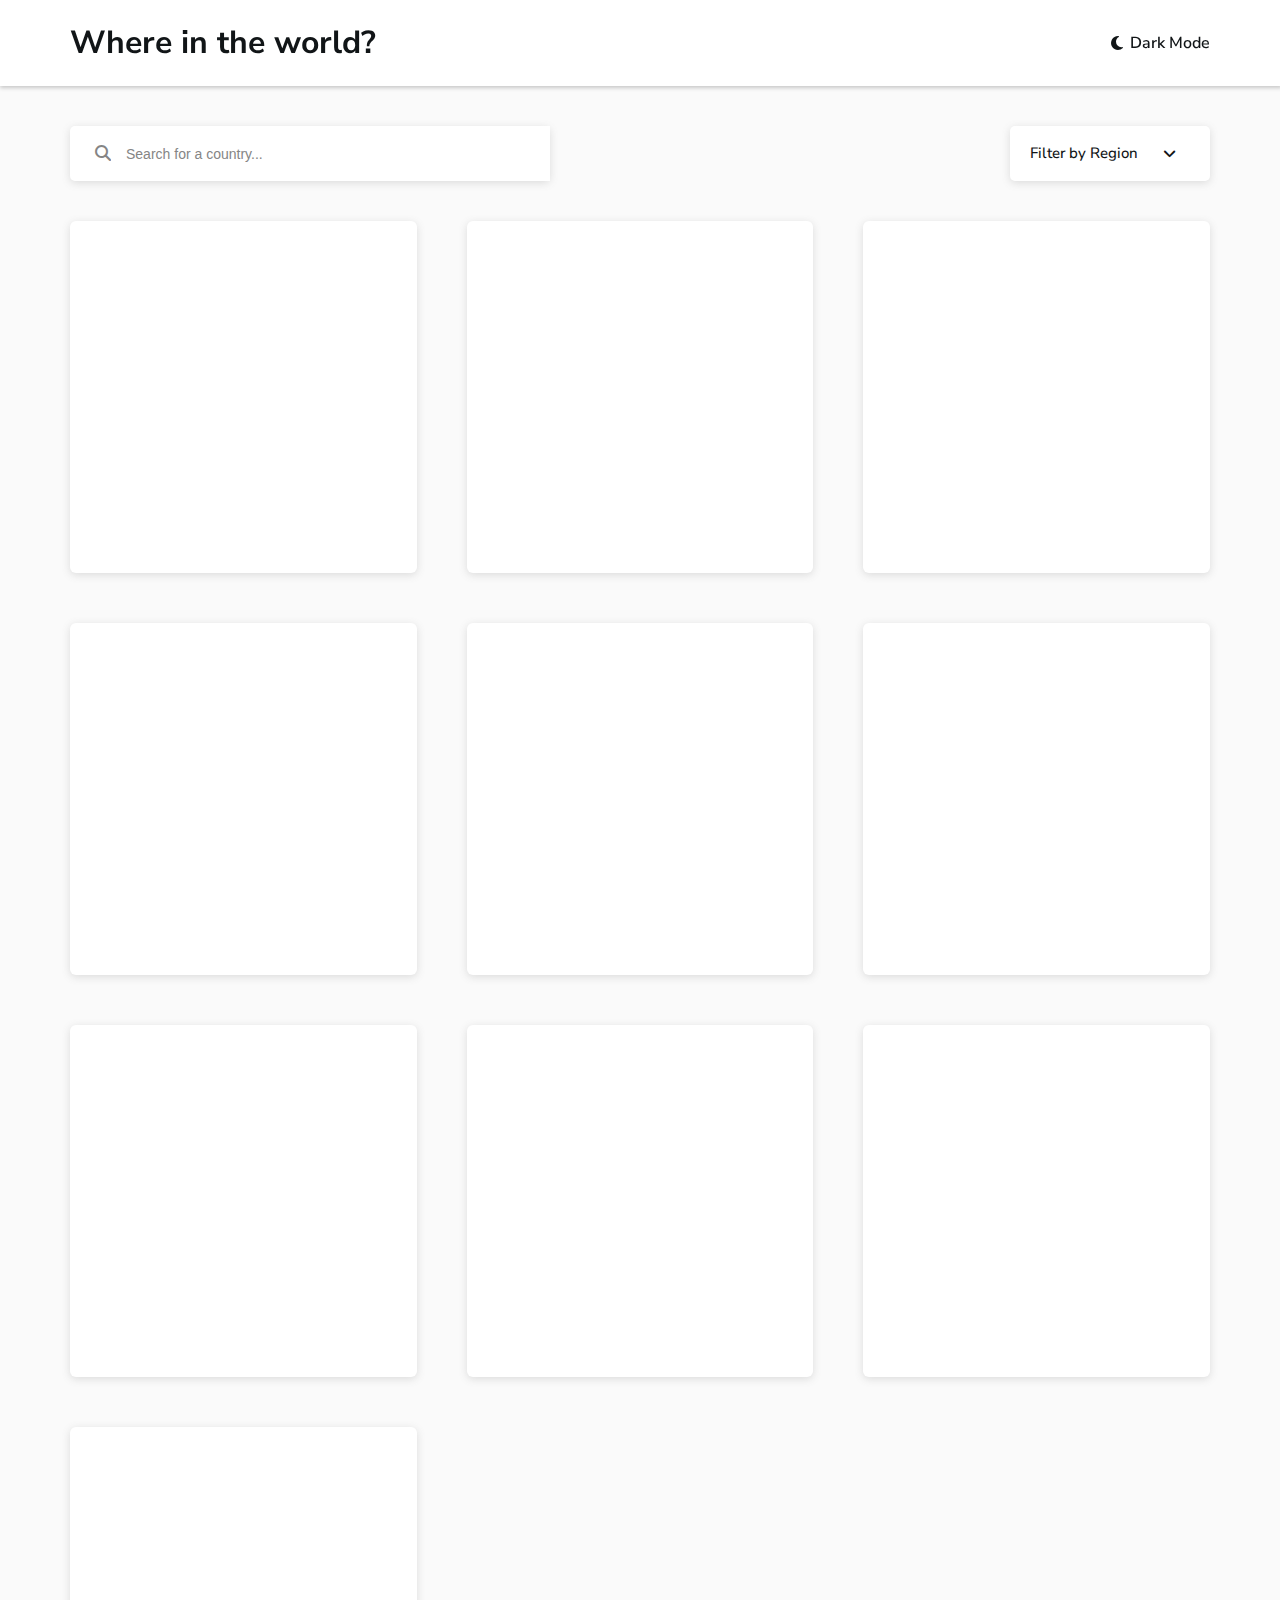
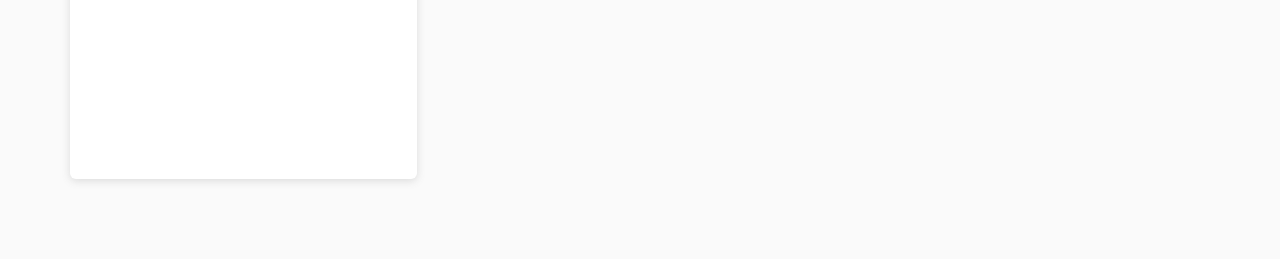
<file: index.html>
<!DOCTYPE html>
<html lang="en">

<head>
    <meta charset="UTF-8">
    <meta name="viewport" content="width=device-width, initial-scale=1.0">
    <title>Rest Countries</title>
    <link rel="preconnect" href="https://fonts.googleapis.com">
    <link rel="preconnect" href="https://fonts.gstatic.com" crossorigin>
    <link href="https://fonts.googleapis.com/css2?family=Nunito+Sans:opsz,wght@6..12,200..1000&display=swap"
        rel="stylesheet">
    <link rel="stylesheet" href="/CSS/styles.css">
    <link rel="stylesheet" href="/assets/font-awsome/css/all.min.css">
    <script src="/JS/script.js" defer></script>
</head>

<body class="">
    <!-- Header Section Start -->
    <header id="header_section">
        <div class="header-content">
            <h1><a href="/">Where in the world?</a></h1>
            <div class="icon-container theme-change">
                <i class="fa-solid fa-moon theme-icon"></i>
                <span class="theme-text">Dark Mode</span>
            </div>
        </div>
    </header>
    <!-- Header Section End -->

    <!-- Countries Section Start -->
    <section id="countries_section">
        <div class="query_section">
            <div class="search-container">
                <i class="fa-solid fa-magnifying-glass"></i>
                <input type="text" id="search_input" placeholder="Search for a country...">
            </div>
            <div class="filter-by-region-container">
                <div class="label filer">
                    <p>Filter by Region</p>
                    <i class="fa-solid fa-angle-down filter-angle-icon"></i>
                </div>
                <div class="options">
                    <ul>
                        <li>Africa</li>
                        <li>Americas</li>
                        <li>Asia</li>
                        <li>Europe</li>
                        <li>Oceania</li>
                    </ul>
                </div>
            </div>
        </div>
        <div class="countries-container">
        </div>
    </section>
    <!-- Countries Section End -->
</body>

</html>
</file>
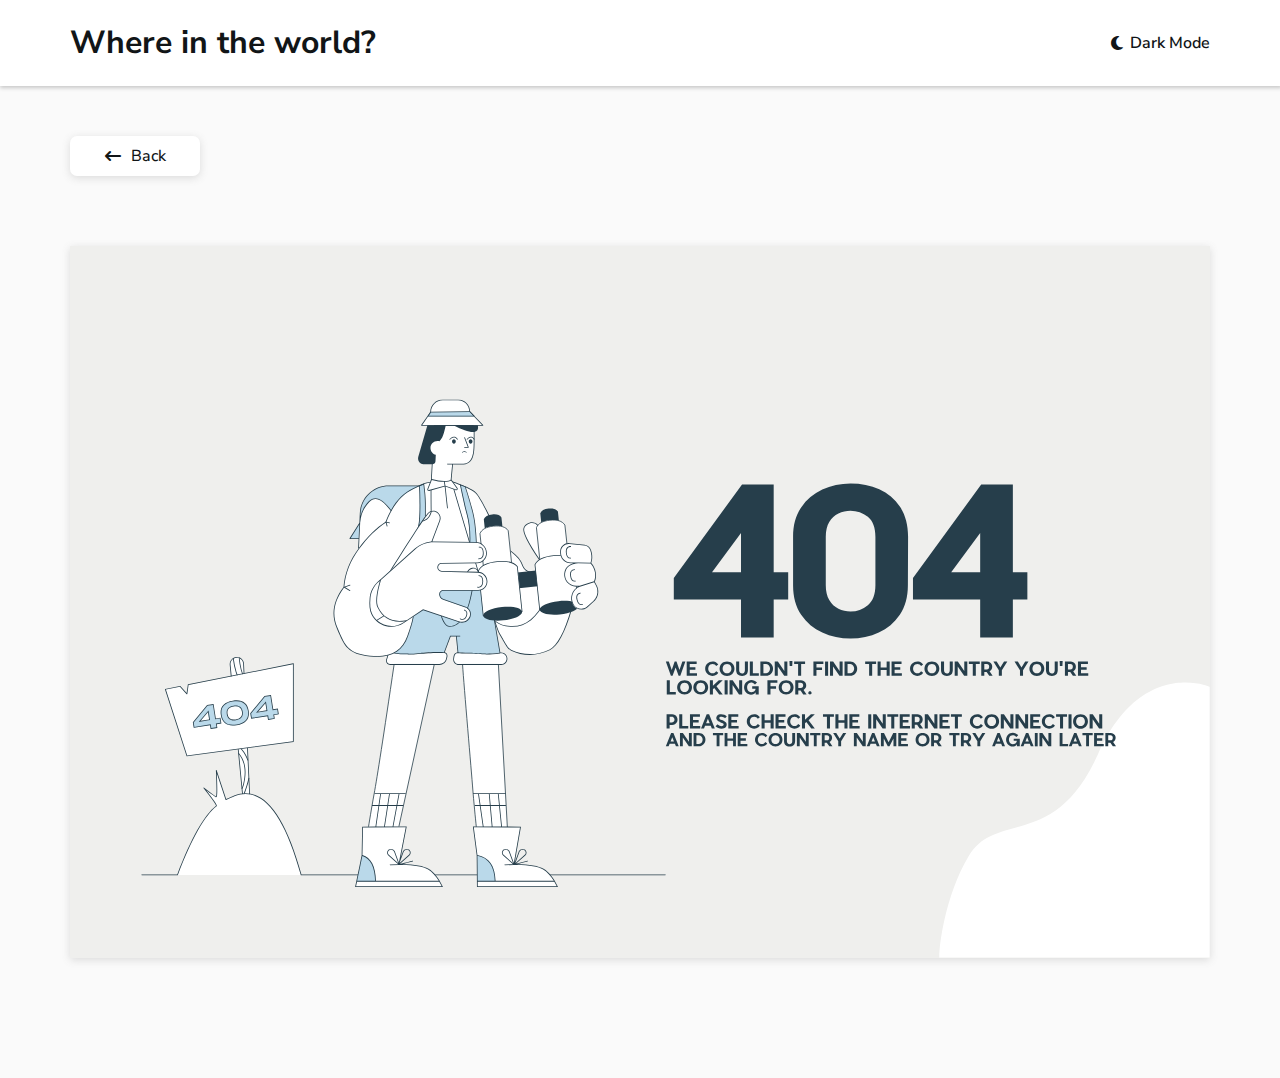
<file: country.html>
<!DOCTYPE html>
<html lang="en">

<head>
    <meta charset="UTF-8">
    <meta name="viewport" content="width=device-width, initial-scale=1.0">
    <title>Rest Countries</title>
    <link rel="preconnect" href="https://fonts.googleapis.com">
    <link rel="preconnect" href="https://fonts.gstatic.com" crossorigin>
    <link href="https://fonts.googleapis.com/css2?family=Nunito+Sans:opsz,wght@6..12,200..1000&display=swap"
        rel="stylesheet">
    <link rel="stylesheet" href="/CSS/country.css">
    <link rel="stylesheet" href="/assets/font-awsome/css/all.min.css">
    <script src="/JS/country.js" defer></script>
</head>

<body class="">
    <!-- Header Section Start -->
    <header id="header_section">
        <div class="header-content">
            <h1><a href="/">Where in the world?</a></h1>
            <div class="icon-container theme-change">
                <i class="fa-solid fa-moon theme-icon"></i>
                <span class="theme-text">Dark Mode</span>
            </div>
        </div>
    </header>
    <!-- Header Section End -->

    <!-- Country Details Section Start -->
    <section id="country-container">
        <div class="button-container">
            <a href="/index.html" id="back_btn"> <i class="fa-solid fa-arrow-left-long"></i> Back</a>
        </div>
        <div class="country-details">
        </div>
    </section>
    <!-- Country Details Section End -->

</body>

</html>
</file>
<file: CSS/styles.css>
/* Common Css */
* {
  box-sizing: border-box;
}

:root {
  --text-color: hsl(200, 15%, 8%);
  --background-color: hsl(0, 0%, 98%);
  --elements-color: hsl(0, 0%, 100%);
  --input-color: hsl(0, 0%, 52%);
}

body.dark-mode {
  --text-color: hsl(0, 0%, 100%);
  --background-color: hsl(207, 26%, 17%);
  --elements-color: hsl(209, 23%, 22%);
  --input-color: hsl(0, 0%, 100%);
}

body {
  margin: 0;
  padding: 0;
  font-family: "Nunito Sans", sans-serif;
  background-color: var(--background-color);
}

ul {
  list-style: none;
}

a {
  text-decoration: none;
  color: inherit;
}

.skeleton {
  opacity: 0.7;
  animation: skeleton-loading 1s linear infinite alternate;
}

@keyframes skeleton-loading {
  0% {
    background-color: hsl(200, 20%, 70%);
  }

  100% {
    background-color: hsl(200, 20%, 95%);
  }
}

.skeleton-img {
  height: 170px;
}

.skeleton-heading {
  width: 100%;
  height: 1.5em;
  border-radius: 0.3rem;
}

.skeleton-text {
  width: 100%;
  height: 0.5em;
  border-radius: 0.3rem;
  margin-block: 1em;
}

/* Header Section Start */
#header_section {
  position: sticky;
  top: 0;
  z-index: 1;
  background-color: var(--elements-color);
  color: var(--text-color);
  box-shadow: 1px 1px 4px 1px rgba(0, 0, 0, 0.2);
  padding: 0 70px;
}

.header-content {
  display: flex;
  justify-content: space-between;
  max-width: 1300px;
  margin-inline: auto;
}

.icon-container {
  display: flex;
  align-items: center;
  gap: 7px;
  cursor: pointer;
  font-weight: 600;
}

/* Header Section End */

/* Countries Section Start */

#countries_section {
  padding: 40px 70px;
}

.query_section {
  max-width: 1300px;
  margin-inline: auto;
  display: flex;
  gap: 20px;
  justify-content: space-between;
}

.search-container {
  display: flex;
  align-items: center;
  width: 100%;
  height: 55px;
  max-width: 480px;
  border-radius: 5px;
  padding-left: 25px;
  color: var(--input-color);
  background-color: var(--elements-color);
  box-shadow: rgba(99, 99, 99, 0.2) 0px 2px 8px 0px;
}

.search-container input {
  color: var(--input-color);
  background-color: var(--elements-color);
  padding-left: 15px;
  width: 100%;
  border: 0;
  outline: 0;
  height: 100%;
  font-size: 15px;
}

.search-container input::placeholder {
  color: var(--input-color);
  font-size: 14px;
}

.filter-by-region-container {
  width: 100%;
  max-width: 200px;
}

.filter-by-region-container .label {
  height: 55px;
  padding: 0 20px;
  cursor: pointer;
  font-size: 15px;
  font-weight: 500;
  display: flex;
  align-items: center;
  gap: 10px;
  color: var(--text-color);
  background-color: var(--elements-color);
  box-shadow: rgba(99, 99, 99, 0.2) 0px 2px 8px 0px;
  border-radius: 5px;
  margin-bottom: -10px;
}

.filter-by-region-container .label i {
  margin-left: 15px;
}

.options ul {
  display: none;
  position: absolute;
  z-index: 99;
  width: 200px;
  padding: 15px 0px;
  padding-left: 20px;
  color: var(--text-color);
  background-color: var(--elements-color);
  box-shadow: rgba(99, 99, 99, 0.2) 0px 2px 8px 0px;
  padding-left: 20px;
  border-radius: 5px;
}

.options.show-filter ul {
  display: block;
}

.options ul li {
  margin-bottom: 8px;
  cursor: pointer;
}

.options ul li:last-child {
  margin-bottom: 0;
}

.countries-container {
  padding: 40px 0;
  max-width: 1300px;
  margin-inline: auto;
  display: grid;
  grid-template-columns: repeat(auto-fill, minmax(250px, 1fr));
  gap: 50px;
}

.image-container {
  height: 200px;
}

.country-card .image-container img {
  height: 100%;
  object-fit: cover;
  width: 100%;
  box-shadow: rgba(99, 99, 99, 0.2) 0px 2px 8px 0px;
}

.country-card {
  cursor: pointer;
  border-radius: 6px;
  overflow: hidden;
  color: var(--text-color);
  background-color: var(--elements-color);
  box-shadow: rgba(99, 99, 99, 0.2) 0px 2px 8px 0px;
  transition: transform 0.3s ease;
}

.country-card:hover {
  transform: scale(1.03);
}

.country-info {
  padding: 20px;
}

.country-info h2 {
  margin: 0;
  font-size: 1.3rem;
  font-weight: 800;
}

.country-info p {
  font-weight: 700;
  font-size: 14px;
}

.country-info span {
  font-weight: 400;
}

/* Countries Section End */

/* Media Queries Section Start */

@media (max-width: 768px) {
  #header_section {
    padding: 0px 50px;
  }

  #header_section h1 {
    font-size: 1.5rem;
  }

  .icon-container {
    font-size: 14px;
  }

  #countries_section {
    padding: 40px 20px;
  }

  .query_section {
    flex-direction: column;
  }

  .search-container {
    max-width: 100%;
  }

  .countries-container {
    justify-content: center;
  }
}

@media (max-width: 468px) {
  #header_section {
    padding: 10px 20px;
  }

  #header_section h1 {
    font-size: 1rem;
  }

  .icon-container {
    font-size: 12px;
  }

  #countries_section {
    padding: 30px 10px;
  }
}

/* Media Queries Section End */
</file>
<file: CSS/country.css>
/* Common Css */
* {
    box-sizing: border-box;
}

:root {
    --text-color: hsl(200, 15%, 8%);
    --background-color: hsl(0, 0%, 98%);
    --elements-color: hsl(0, 0%, 100%);
}

body.dark-mode {
    --text-color: hsl(0, 0%, 100%);
    --background-color: hsl(207, 26%, 17%);
    --elements-color: hsl(209, 23%, 22%);
}

body {
    margin: 0;
    padding: 0;
    font-family: 'Nunito Sans', sans-serif;
    background-color: var(--background-color)
}

ul {
    list-style: none;
}

a {
    text-decoration: none;
    color: inherit;
}

.skeleton {
    animation: skeleton-loading 1s linear infinite alternate;
}

@keyframes skeleton-loading {
    0% {
        background-color: hsl(200, 20%, 70%);
    }

    100% {
        background-color: hsl(200, 20%, 95%);
    }
}

.skeleton-img {
    width: 500px;
    height: 333px;
    border-radius: .3rem;
}

.skeleton-heading {
    width: 100%;
    margin-bottom: 1rem;
    height: 2.5em;
    border-radius: .3rem;
}

.skeleton-text {
    display: inline-block;
    width: 80%;
    height: 1rem;
    border-radius: .3rem;
    margin-block: 1em;
    margin-inline: auto;
}

.load-skeleton {
    width: 100%;
    max-width: 400px;
}

.load-skeleton .countries {
    width: 100%;
    max-width: 200px;
}

/* Header Section Start */
#header_section {
    background-color: var(--elements-color);
    color: var(--text-color);
    box-shadow: 1px 1px 4px 1px rgba(0, 0, 0, 0.2);
    padding: 0 70px;
}

.header-content {
    display: flex;
    justify-content: space-between;
    max-width: 1300px;
    margin-inline: auto;
}

.icon-container {
    display: flex;
    align-items: center;
    gap: 7px;
    cursor: pointer;
    font-weight: 600;
}

/* Header Section End */

/* Country Details Section Start */
#country-container {
    max-width: 1300px;
    margin-inline: auto;
    padding: 50px 70px;
}

#back_btn {
    width: 130px;
    height: 40px;
    display: flex;
    align-items: center;
    justify-content: center;
    gap: 10px;
    color: var(--text-color);
    background-color: var(--elements-color);
    box-shadow: rgba(99, 99, 99, 0.2) 0px 2px 8px 0px;
    border-radius: 7px;
    font-weight: 500;
}

.country-details {
    margin: 70px 0;
    display: flex;
    align-items: center;
    justify-content: space-between;
    gap: 70px;
}

.country-details img {
    width: 100%;
    box-shadow: rgba(99, 99, 99, 0.2) 0px 2px 8px 0px;
}

.country-details .image-container {
    width: 100%;
    max-width: 500px;
}

.countryImg {
    opacity: 1;
}

.details_container {
    display: flex;
    gap: 70px;
    color: var(--text-color);
    font-weight: 700;
}

.details_container span {
    font-weight: 400;
}

#countryName {
    color: var(--text-color);
    font-size: 2rem;
    margin: 0;
    font-weight: 800;
}

.left-details,
.right-details {
    width: 100%;
}

.border-countries {
    color: var(--text-color);
    display: flex;
    align-items: center;
    font-weight: 700;
    gap: 20px;
    margin-top: 2rem;
}

.border-countries p {
    align-self: flex-start;
}

.countries {
    display: flex;
    align-items: center;
    gap: 15px;
    text-align: center;
    flex-wrap: wrap;
}

.load-skeleton .countries {
    flex-wrap: unset;
}

.countries a {
    padding: 7px 20px;
    color: var(--text-color);
    background-color: var(--elements-color);
    box-shadow: rgba(99, 99, 99, 0.2) 0px 2px 8px 0px;
    border-radius: 5px;
    font-weight: 400;
    transition: transform 0.3s ease;
}

.countries a:hover {
    transform: scale(1.03);
}

/* Country Details Section End */

/* Media Queries Section Start */

@media (max-width: 1168px) {
    .details_container {
        gap: 50px;
    }

}

@media (max-width: 968px) {
    #country-container {
        padding: 50px;
    }

    .country-details {
        gap: 50px;
        flex-direction: column;

    }

    .details_container {
        flex-direction: column;
        gap: 20px;
    }

    .border-countries {
        align-items: unset;
        flex-direction: column;
        margin-top: 1rem;
    }

}

@media (max-width: 768px) {
    #header_section {
        padding: 0px 50px;
    }

    #header_section h1 {
        font-size: 1.5rem;
    }

    .icon-container {
        font-size: 14px;
    }

    .countries {
        flex-wrap: wrap;
    }

    .border-countries {
        margin-top: 25px;
    }

    .load-skeleton .countries {
        flex-wrap: unset;
    }

}

@media (max-width: 468px) {
    #header_section {
        padding: 10px 20px;
    }

    #header_section h1 {
        font-size: 1rem;
    }

    .icon-container {
        font-size: 12px;
    }

    .border-countries {
        align-items: initial;
        flex-direction: column;
    }

    .load-skeleton {
        width: 100%;
        max-width: 200px;
    }
}

/* Media Queries Section End */
</file>
